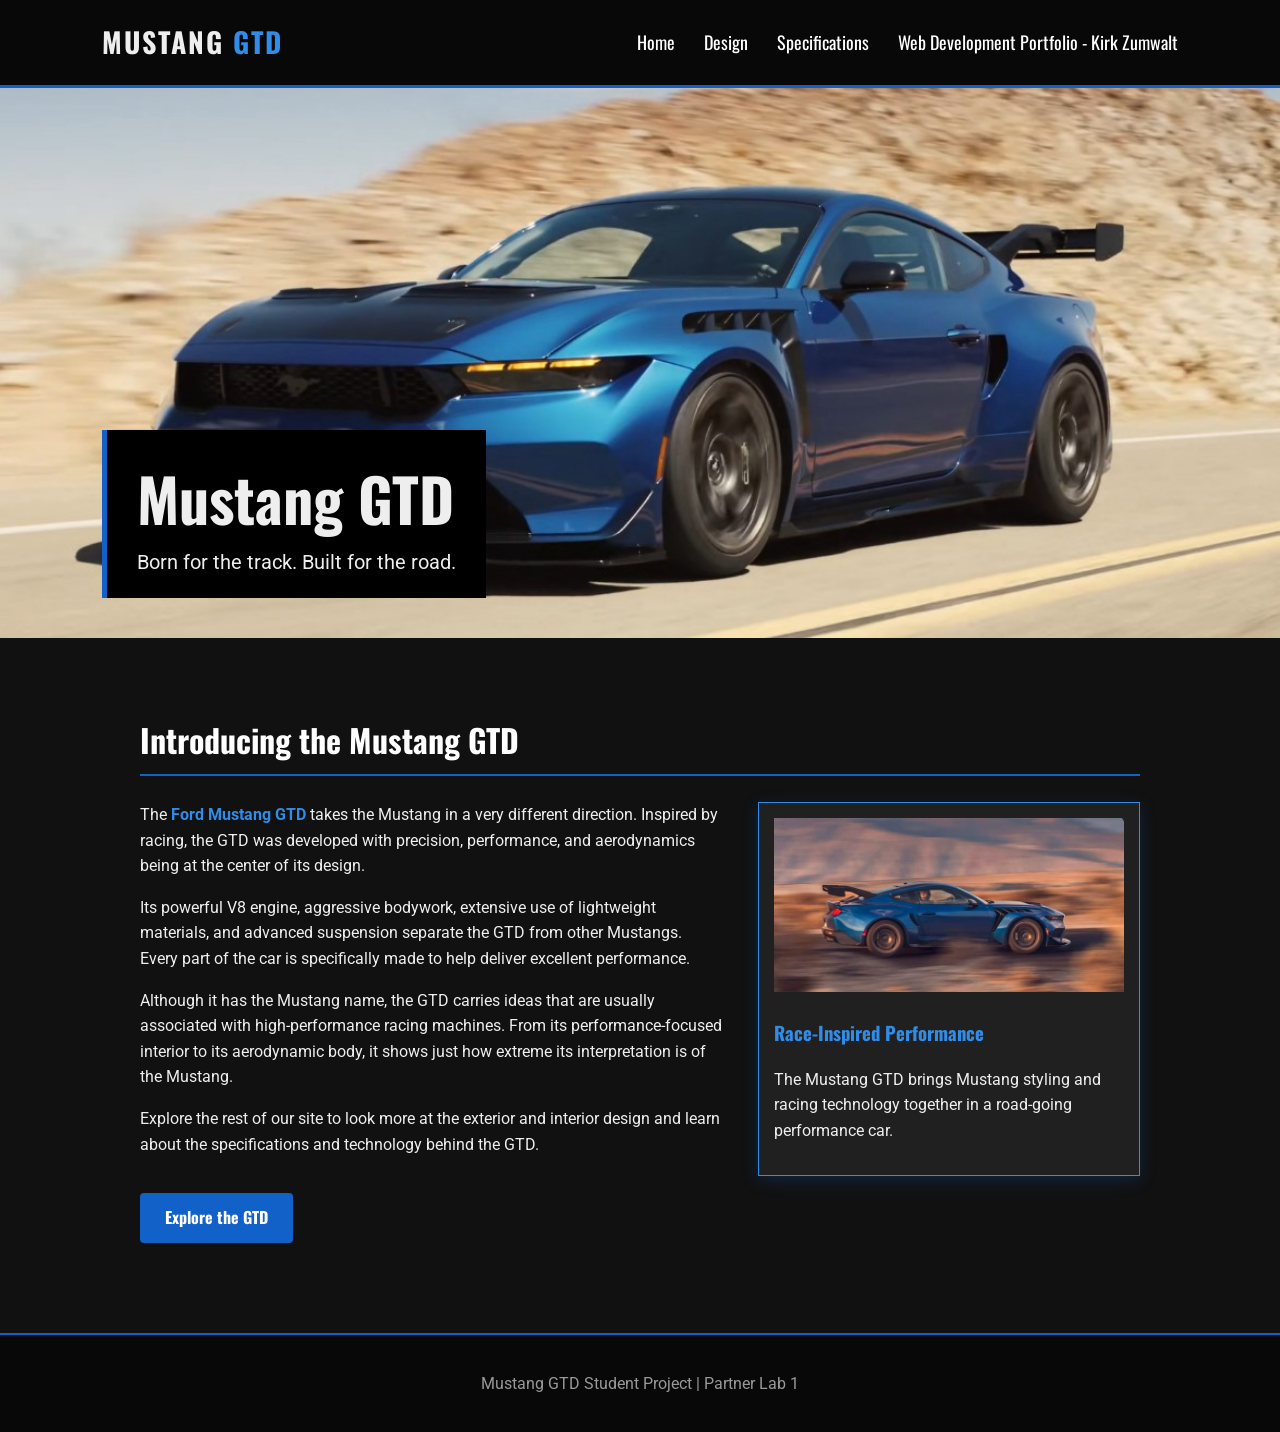
<file: index.html>
<!DOCTYPE html>
<html lang="en">

<head>
    <meta charset="UTF-8">
    <title>Ford Mustang GTD | Born for the Track</title>

    <!-- Google Font -->
    <link rel="preconnect" href="https://fonts.googleapis.com">
    <link rel="preconnect" href="https://fonts.gstatic.com" crossorigin>
    <link href="https://fonts.googleapis.com/css2?family=Oswald:wght@400;500;600;700&family=Roboto:wght@400;700&display=swap" rel="stylesheet">

    <link rel="stylesheet" href="style.css">
</head>

<body>

    <header>
        <div class="logo">MUSTANG <span>GTD</span></div>

        <nav>
            <a href="index.html">Home</a>
            <a href="design.html">Design</a>
            <a href="specs.html">Specifications</a>
			<a href=" https://kirkazumwalt.github.io/">Web Development Portfolio - Kirk Zumwalt</a>
        </nav>
    </header>

    <main>

        <div class="hero">
            <img src="mustang-gtd-main.jpg"
                 alt="Ford Mustang GTD">

            <div class="hero-text">
                <h1>Mustang GTD</h1>
                <p>Born for the track. Built for the road.</p>
            </div>
        </div>

        <section class="content">

            <h2>Introducing the Mustang GTD</h2>

            <!-- Floating element required by the assignment -->
            <div class="floating-feature">
                <img src="mustang-gtd-side.jpg"
                     alt="Side view of the Ford Mustang GTD">

                <h3>Race-Inspired Performance</h3>

                <p>
                    The Mustang GTD brings Mustang styling and racing technology
			together in a road-going performance car.
                </p>
            </div>

            <p>
                The <span class="highlight">Ford Mustang GTD</span> takes the Mustang
		in a very different direction. Inspired by racing, the GTD was developed with
		precision, performance, and aerodynamics being at the center of its design.
            </p>

            <p>
                Its powerful V8 engine, aggressive bodywork, extensive use of lightweight
		materials, and advanced suspension separate the GTD from other Mustangs.
		Every part of the car is specifically made to help deliver excellent performance.
            </p>

            <p>
                Although it has the Mustang name, the GTD carries ideas that are usually 
		associated with high-performance racing machines. From its performance-focused interior
		to its aerodynamic body, it shows just how extreme its interpretation is of the Mustang.
            </p>

            <p>
                Explore the rest of our site to look more at the exterior and interior design
		and learn about the specifications and technology behind the GTD.
            </p>

            <a class="button" href="design.html">Explore the GTD</a>

        </section>

    </main>

    <footer>
        <p>Mustang GTD Student Project | Partner Lab 1</p>
    </footer>

</body>
</html>
</file>
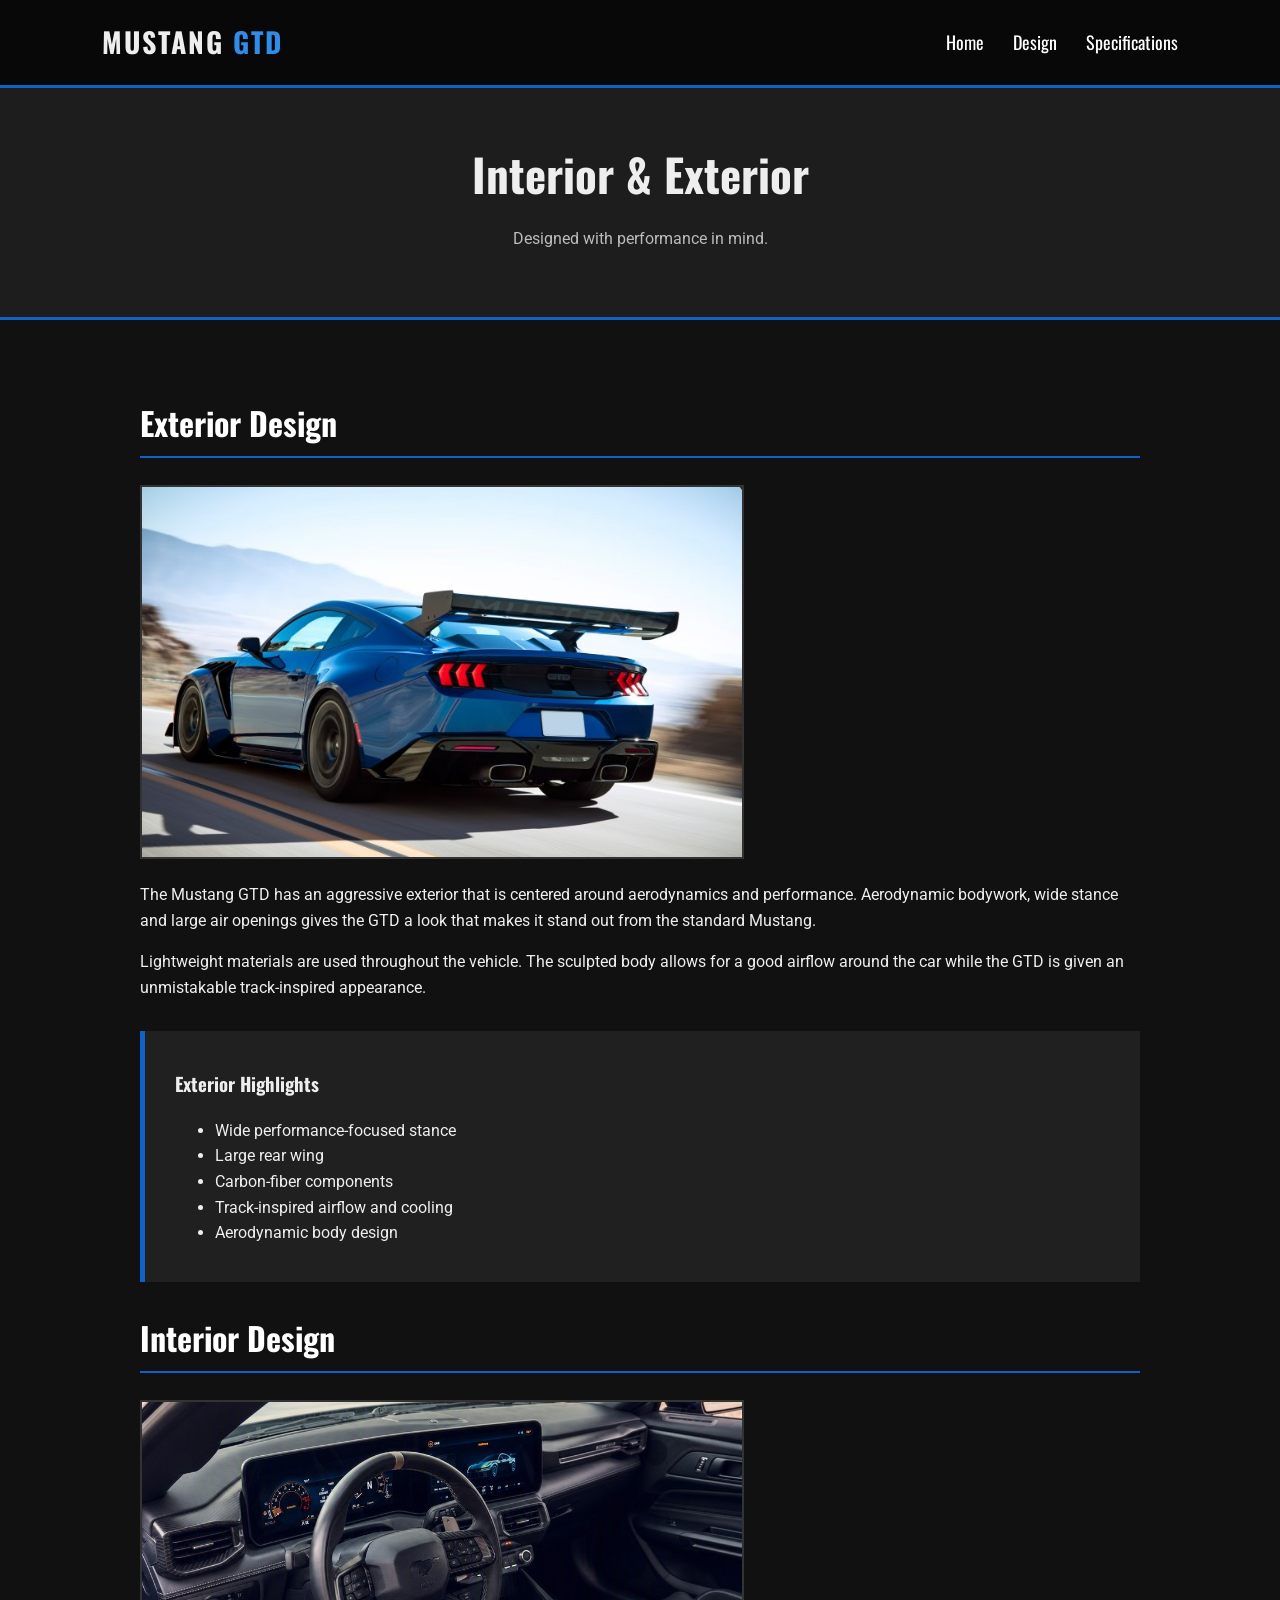
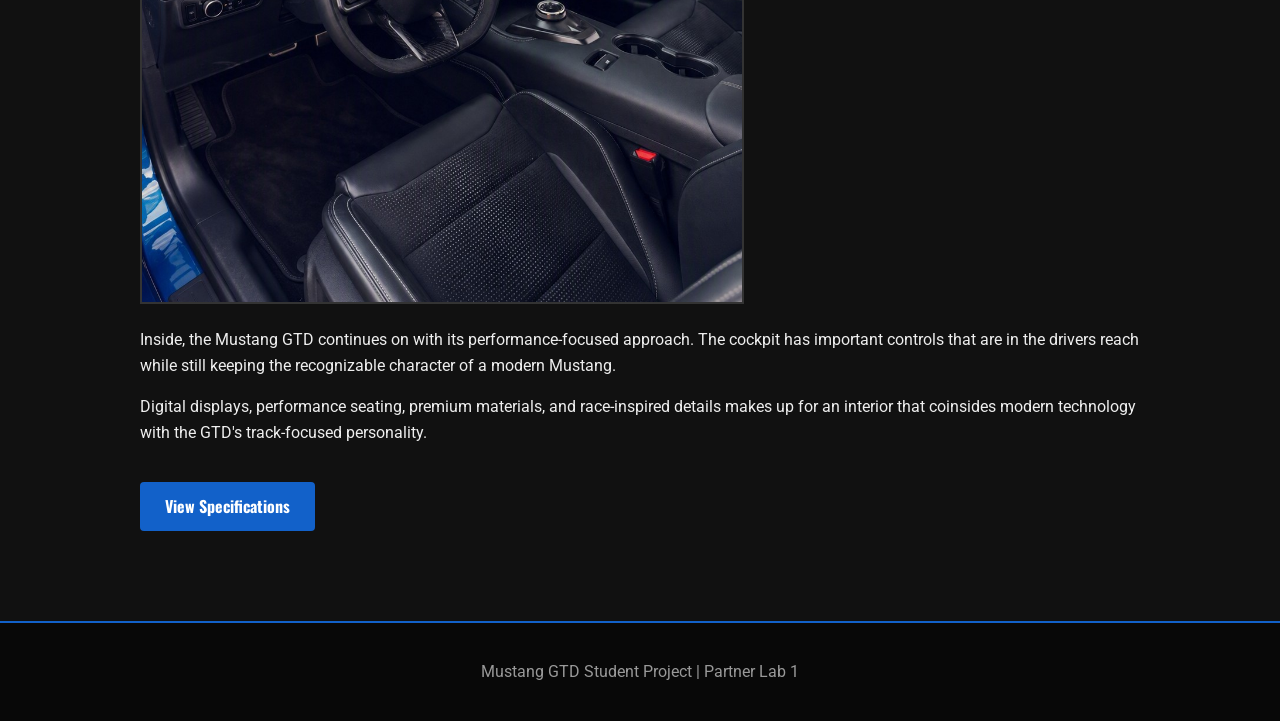
<file: design.html>
<!DOCTYPE html>
<html lang="en">

<head>
    <meta charset="UTF-8">
    <title>Mustang GTD | Interior & Exterior</title>

    <!-- Google Font -->
    <link rel="preconnect" href="https://fonts.googleapis.com">
    <link rel="preconnect" href="https://fonts.gstatic.com" crossorigin>
    <link href="https://fonts.googleapis.com/css2?family=Oswald:wght@400;500;600;700&family=Roboto:wght@400;700&display=swap" rel="stylesheet">

    <link rel="stylesheet" href="style.css">
</head>

<body>

    <header>
        <div class="logo">MUSTANG <span>GTD</span></div>

        <nav>
            <a href="index.html">Home</a>
            <a href="design.html">Design</a>
            <a href="specs.html">Specifications</a>
        </nav>
    </header>

    <main>

        <div class="page-heading">
            <h1>Interior & Exterior</h1>
            <p>Designed with performance in mind.</p>
        </div>

        <section class="content">

            <h2>Exterior Design</h2>

            <img class="page-image"
                 src="mustang-gtd-rear.jpg"
                 alt="Exterior of the Ford Mustang GTD">

            <p>
                The Mustang GTD has an aggressive exterior that is centered 
		around aerodynamics and performance. Aerodynamic bodywork, wide stance
		and large air openings gives the GTD a look that makes it stand out
		from the standard Mustang.
            </p>

            <p>
                Lightweight materials are used throughout the vehicle. The
		sculpted body allows for a good airflow around the car while the 
		GTD is given an unmistakable track-inspired appearance.
            </p>

            <div class="feature-box">
                <h3>Exterior Highlights</h3>

                <ul>
                    	<li>Wide performance-focused stance</li>
			<li>Large rear wing</li>
			<li>Carbon-fiber components</li>
			<li>Track-inspired airflow and cooling</li>
			<li>Aerodynamic body design</li>
                </ul>
            </div>

            <h2>Interior Design</h2>

            <img class="page-image"
                 src="mustang-gtd-interior.jpg"
                 alt="Interior of the Ford Mustang GTD">

            <p>
                Inside, the Mustang GTD continues on with its performance-focused
		approach. The cockpit has important controls that are in the drivers reach
		while still keeping the recognizable character of a modern Mustang.
            </p>

            <p>
                Digital displays, performance seating, premium materials, and 
		race-inspired details makes up for an interior that coinsides
		modern technology with the GTD's track-focused personality.  
            </p>

            <a class="button" href="specs.html">View Specifications</a>

        </section>

    </main>

    <footer>
        <p>Mustang GTD Student Project | Partner Lab 1</p>
    </footer>

</body>
</html>
</file>
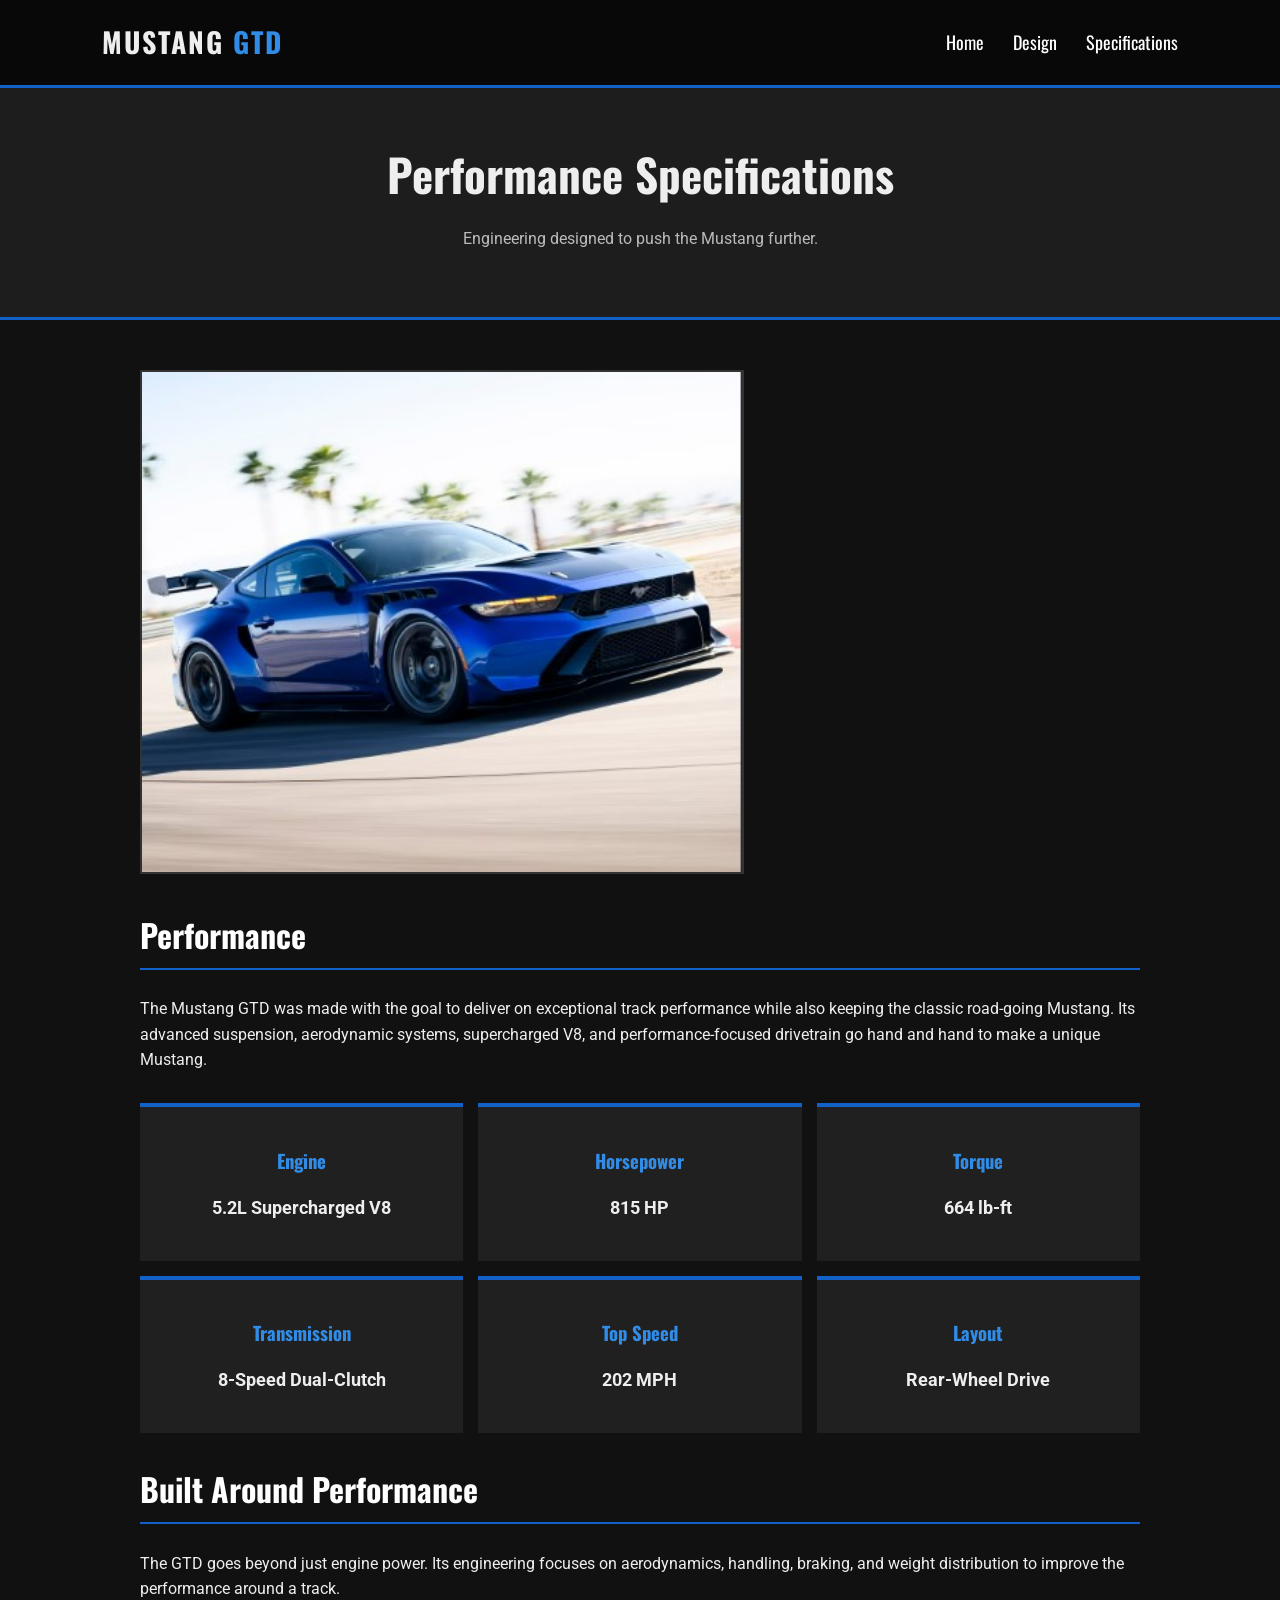
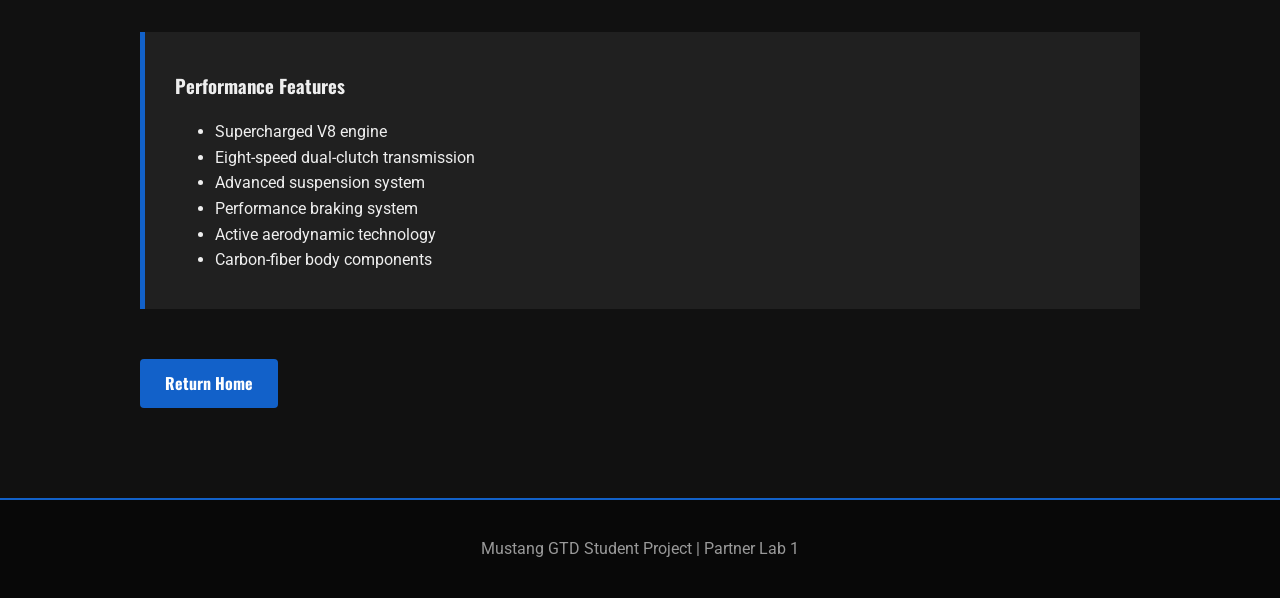
<file: specs.html>
<!DOCTYPE html>
<html lang="en">

<head>
    <meta charset="UTF-8">
    <title>Mustang GTD | Specifications</title>

    <!-- Google Font -->
    <link rel="preconnect" href="https://fonts.googleapis.com">
    <link rel="preconnect" href="https://fonts.gstatic.com" crossorigin>
    <link href="https://fonts.googleapis.com/css2?family=Oswald:wght@400;500;600;700&family=Roboto:wght@400;700&display=swap" rel="stylesheet">

    <link rel="stylesheet" href="style.css">
</head>

<body>

    <header>
        <div class="logo">MUSTANG <span>GTD</span></div>

        <nav>
            <a href="index.html">Home</a>
            <a href="design.html">Design</a>
            <a href="specs.html">Specifications</a>
        </nav>
    </header>

    <main>

        <div class="page-heading">
            <h1>Performance Specifications</h1>
            <p>Engineering designed to push the Mustang further.</p>
        </div>

        <section class="content">

            <img class="page-image"
                 src="mustang-gtd-track.jpg"
                 alt="Ford Mustang GTD on a race track">

            <h2>Performance</h2>

            <p>
                The Mustang GTD was made with the goal to deliver on exceptional 
		track performance while also keeping the classic road-going Mustang.
		Its advanced suspension, aerodynamic systems, supercharged V8, and 
		performance-focused drivetrain go hand and hand to make a unique Mustang.
            </p>

            <div class="spec-grid">

                <div class="spec-card">
                    <h3>Engine</h3>
                    <p>5.2L Supercharged V8</p>
                </div>

                <div class="spec-card">
                    <h3>Horsepower</h3>
                    <p>815 HP</p>
                </div>

                <div class="spec-card">
                    <h3>Torque</h3>
                    <p>664 lb-ft</p>
                </div>

                <div class="spec-card">
                    <h3>Transmission</h3>
                    <p>8-Speed Dual-Clutch</p>
                </div>

                <div class="spec-card">
                    <h3>Top Speed</h3>
                    <p>202 MPH</p>
                </div>

                <div class="spec-card">
                    <h3>Layout</h3>
                    <p>Rear-Wheel Drive</p>
                </div>

            </div>

            <h2>Built Around Performance</h2>

            <p>
                The GTD goes beyond just engine power. Its engineering focuses 
		on aerodynamics, handling, braking, and weight distribution to 
		improve the performance around a track. 
            </p>

            <div class="feature-box">
                <h3>Performance Features</h3>

                <ul>
                    <li>Supercharged V8 engine</li>
                    <li>Eight-speed dual-clutch transmission</li>
                    <li>Advanced suspension system</li>
                    <li>Performance braking system</li>
                    <li>Active aerodynamic technology</li>
                    <li>Carbon-fiber body components</li>
                </ul>
            </div>

            <a class="button" href="index.html">Return Home</a>

        </section>

    </main>

    <footer>
        <p>Mustang GTD Student Project | Partner Lab 1</p>
    </footer>

</body>
</html>
</file>
<file: style.css>
/* Overall page styling */
body {
    margin: 0;
    background-color: #111111;
    color: #eeeeee;
    font-family: "Roboto", Arial, sans-serif;
    line-height: 1.6;
}

/* Header */
header {
    background-color: #080808;
    padding: 20px 8%;
    display: flex;
    justify-content: space-between;
    align-items: center;
    border-bottom: 3px solid #1261C9;
}

.logo {
    font-family: "Oswald", sans-serif;
    font-size: 28px;
    font-weight: bold;
    letter-spacing: 2px;
}

.logo span {
    color: #318CE7;
}

/* Navigation */
nav a {
    color: #ffffff;
    text-decoration: none;
    margin-left: 25px;
    font-family: "Oswald", sans-serif;
    font-size: 18px;
    transition: 0.3s;
}

/* Hover selector */
nav a:hover {
    color: #318CE7;
}

/* Hero */
.hero {
    position: relative;
    height: 550px;
    overflow: hidden;
}

.hero img {
    width: 100%;
    height: 100%;
    object-fit: cover;
}

.hero-text {
    position: absolute;
    bottom: 40px;
    left: 8%;
    background-color: #000000;
    padding: 20px 30px;
    border-left: 5px solid #1261C9;
}

.hero-text h1 {
    font-family: "Oswald", sans-serif;
    font-size: 60px;
    margin: 0;
}

.hero-text p {
    margin: 0;
    font-size: 20px;
}

/* Page headings */
.page-heading {
    background-color: #1d1d1d;
    text-align: center;
    padding: 50px 20px;
    border-bottom: 3px solid #1261C9;
}

.page-heading h1 {
    font-family: "Oswald", sans-serif;
    font-size: 45px;
    margin: 0;
}

.page-heading p {
    color: #bbbbbb;
}

/* Main content */
.content {
    max-width: 1000px;
    margin: auto;
    padding: 50px 25px;
}

h2 {
    font-family: "Oswald", sans-serif;
    color: #ffffff;
    font-size: 32px;
    border-bottom: 2px solid #1261C9;
    padding-bottom: 8px;
}

h3 {
    font-family: "Oswald", sans-serif;
}

/* Span styling */
.highlight {
    color: #318CE7;
    font-weight: bold;
}

/* Floating element */
.floating-feature {
    float: right;
    width: 350px;
    margin: 0 0 25px 35px;
    padding: 15px;
    background-color: #202020;
    border: 1px solid #318CE7;
    box-shadow: 0 4px 15px rgba(18, 97, 201, 0.25);
}

.floating-feature img {
    width: 100%;
}

.floating-feature h3 {
    color: #318CE7;
}

/* Images */
.page-image {
    width: 60%;
    max-height: 500px;
    object-fit: cover;
    border: 2px solid #333333;
}

/* Feature boxes */
.feature-box {
    background-color: #202020;
    border-left: 5px solid #1261C9;
    padding: 20px 30px;
    margin: 30px 0;
}

/* Button styling */
.button {
    display: inline-block;
    background-color: #1261C9;
    color: #ffffff;
    text-decoration: none;
    padding: 12px 25px;
    margin-top: 20px;
    font-family: "Oswald", sans-serif;
    font-weight: bold;
    transition: 0.3s;
    border-radius: 4px;
}

/* Button hover effect */
.button:hover {
    background-color: #318CE7;
    color: #ffffff;
    transform: translateY(-3px);
    box-shadow: 0 5px 15px rgba(49, 140, 231, 0.4);
}

/* Specification cards */
.spec-grid {
    display: flex;
    flex-wrap: wrap;
    gap: 15px;
    margin: 30px 0;
}

.spec-card {
    background-color: #202020;
    border-top: 4px solid #1261C9;
    padding: 20px;
    width: 27%;
    flex-grow: 1;
    text-align: center;
    transition: 0.3s;
}

/* Specification card hover effect */
.spec-card:hover {
    background-color: #252f40;
    transform: translateY(-5px);
    box-shadow: 0 5px 15px rgba(18, 97, 201, 0.25);
}

.spec-card h3 {
    color: #318CE7;
    margin-bottom: 5px;
}

.spec-card p {
    font-size: 18px;
    font-weight: bold;
}

/* Footer */
footer {
    clear: both;
    background-color: #080808;
    color: #999999;
    text-align: center;
    padding: 20px;
    margin-top: 40px;
    border-top: 2px solid #1261C9;
}

/* Responsive layout for smaller screens */
@media (max-width: 768px) {
    header {
        flex-direction: column;
        gap: 15px;
    }

    nav a {
        margin: 0 10px;
    }

    .hero {
        height: 350px;
    }

    .hero-text h1 {
        font-size: 40px;
    }

    .floating-feature {
        float: none;
        width: auto;
        margin: 20px 0;
    }

    .spec-card {
        width: 100%;
    }
}
</file>
